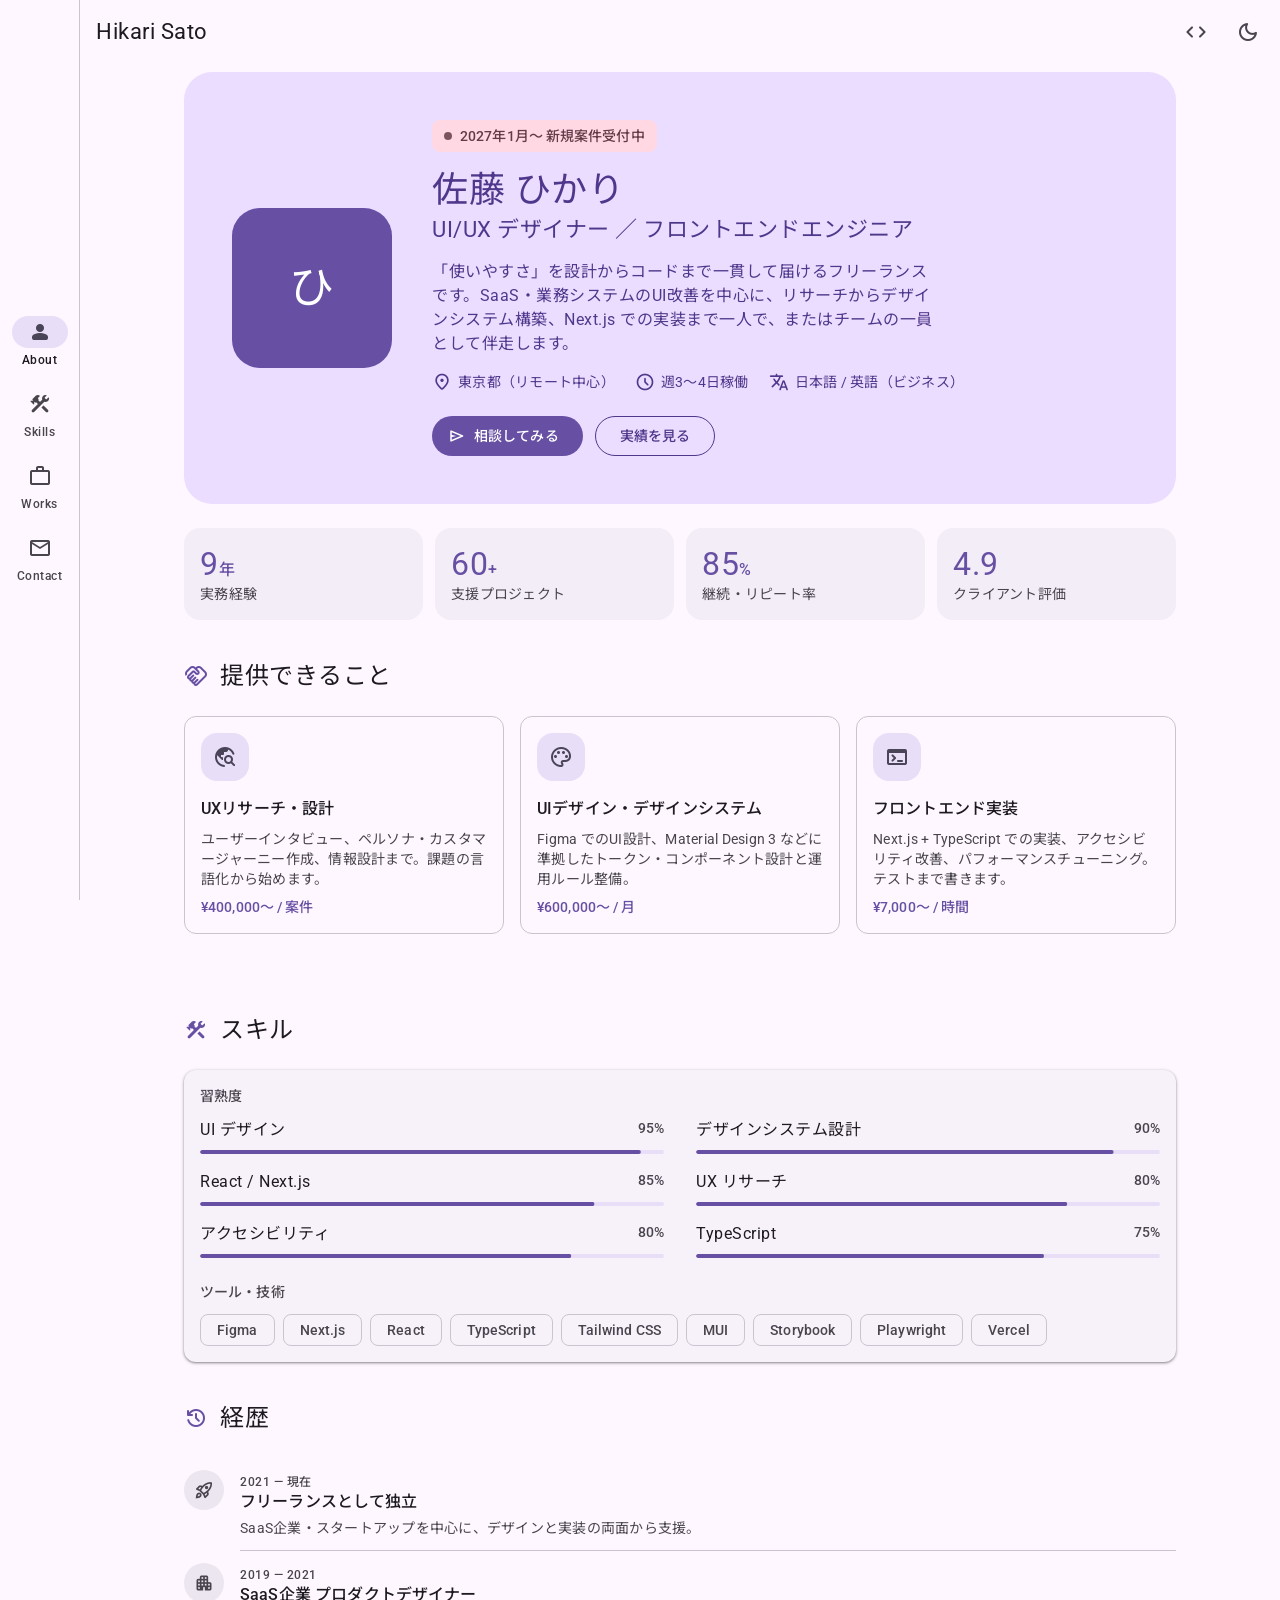
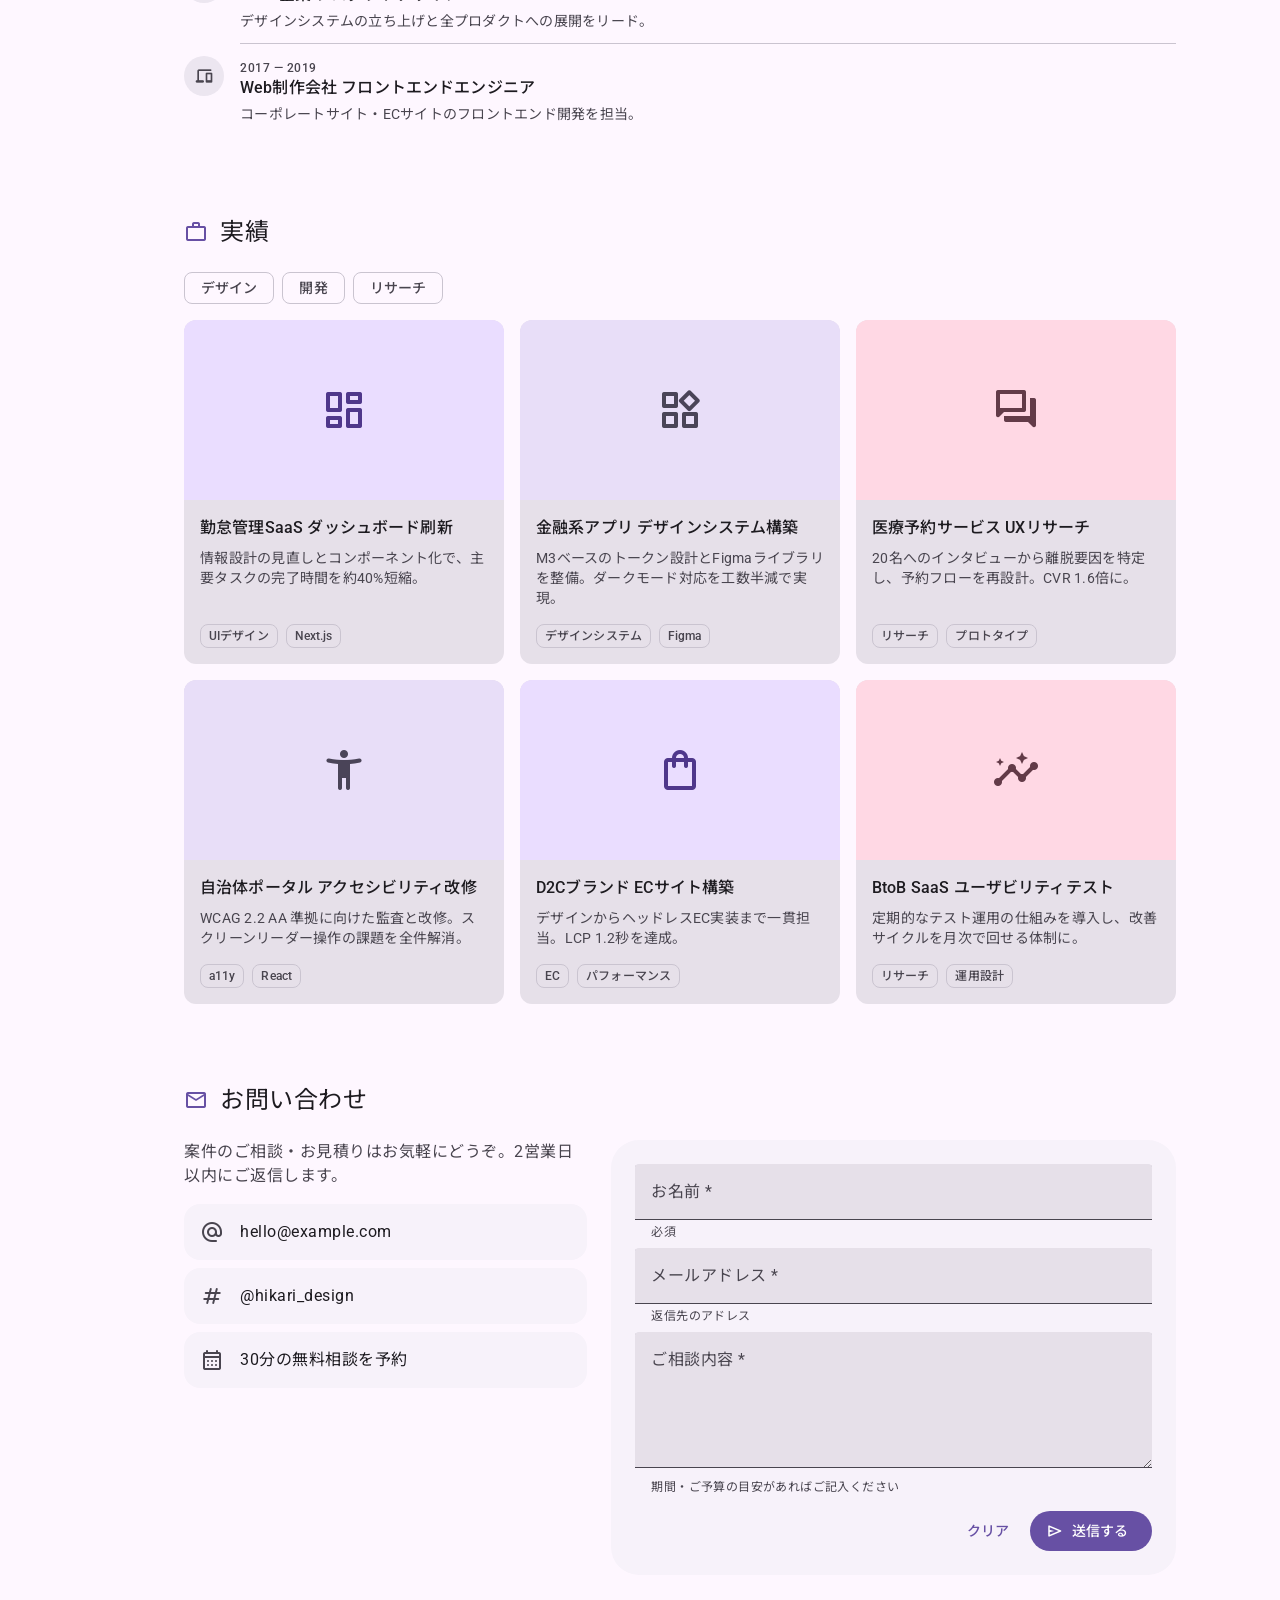
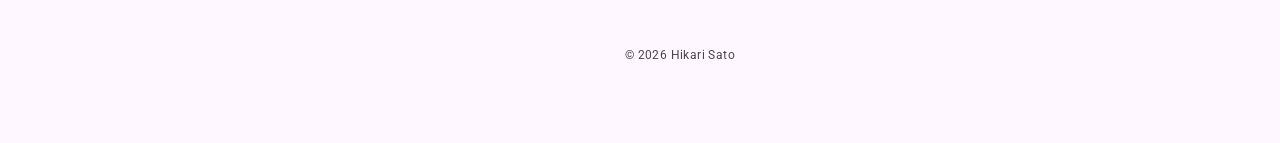
<file: profile/index.html>
<!doctype html>
<html lang="ja">
<head>
<meta charset="utf-8" />
<meta name="viewport" content="width=device-width, initial-scale=1" />
<title>佐藤 ひかり | フリーランス UI/UX デザイナー</title>
<meta name="description" content="フリーランスのUI/UXデザイナー兼フロントエンドエンジニア 佐藤 ひかり のプロフィール" />
<link rel="preconnect" href="https://fonts.googleapis.com" />
<link rel="preconnect" href="https://fonts.gstatic.com" crossorigin />
<link rel="stylesheet" href="https://fonts.googleapis.com/css2?family=Noto+Sans+JP:wght@400;500;700&family=Roboto:wght@400;500;700&display=swap" />
<link rel="stylesheet" href="https://fonts.googleapis.com/css2?family=Material+Symbols+Rounded:opsz,wght,FILL,GRAD@24,400,0..1,0" />
<style>
/*
 * Material Design 3 システムトークン（ベースライン: シード #6750A4）
 * - カラーはブランドカラーがある場合 scripts/generate-palette.mjs の出力で置き換える
 * - ダークモード: OS設定に追従。<html data-theme="light|dark"> で手動上書き可
 */

:root {
  /* ---------- Typeface ---------- */
  --md-ref-typeface-brand: "Roboto", "Noto Sans JP", system-ui, sans-serif;
  --md-ref-typeface-plain: "Roboto", "Noto Sans JP", system-ui, sans-serif;

  /* ---------- Typescale (font shorthand: weight size/line-height family) ---------- */
  --md-sys-typescale-display-large: 400 57px/64px var(--md-ref-typeface-brand);
  --md-sys-typescale-display-medium: 400 45px/52px var(--md-ref-typeface-brand);
  --md-sys-typescale-display-small: 400 36px/44px var(--md-ref-typeface-brand);
  --md-sys-typescale-headline-large: 400 32px/40px var(--md-ref-typeface-brand);
  --md-sys-typescale-headline-medium: 400 28px/36px var(--md-ref-typeface-brand);
  --md-sys-typescale-headline-small: 400 24px/32px var(--md-ref-typeface-brand);
  --md-sys-typescale-title-large: 400 22px/28px var(--md-ref-typeface-brand);
  --md-sys-typescale-title-medium: 500 16px/24px var(--md-ref-typeface-plain);
  --md-sys-typescale-title-small: 500 14px/20px var(--md-ref-typeface-plain);
  --md-sys-typescale-body-large: 400 16px/24px var(--md-ref-typeface-plain);
  --md-sys-typescale-body-medium: 400 14px/20px var(--md-ref-typeface-plain);
  --md-sys-typescale-body-small: 400 12px/16px var(--md-ref-typeface-plain);
  --md-sys-typescale-label-large: 500 14px/20px var(--md-ref-typeface-plain);
  --md-sys-typescale-label-medium: 500 12px/16px var(--md-ref-typeface-plain);
  --md-sys-typescale-label-small: 500 11px/16px var(--md-ref-typeface-plain);
  /* letter-spacing は font shorthand に含められないため別トークン */
  --md-sys-typescale-display-large-tracking: -0.25px;
  --md-sys-typescale-title-medium-tracking: 0.15px;
  --md-sys-typescale-title-small-tracking: 0.1px;
  --md-sys-typescale-body-large-tracking: 0.5px;
  --md-sys-typescale-body-medium-tracking: 0.25px;
  --md-sys-typescale-body-small-tracking: 0.4px;
  --md-sys-typescale-label-large-tracking: 0.1px;
  --md-sys-typescale-label-medium-tracking: 0.5px;
  --md-sys-typescale-label-small-tracking: 0.5px;

  /* ---------- Shape ---------- */
  --md-sys-shape-corner-none: 0;
  --md-sys-shape-corner-extra-small: 4px;
  --md-sys-shape-corner-small: 8px;
  --md-sys-shape-corner-medium: 12px;
  --md-sys-shape-corner-large: 16px;
  --md-sys-shape-corner-extra-large: 28px;
  --md-sys-shape-corner-full: 9999px;

  /* ---------- Elevation (shadow) ---------- */
  --md-sys-elevation-0: none;
  --md-sys-elevation-1: 0 1px 2px rgb(0 0 0 / 0.3), 0 1px 3px 1px rgb(0 0 0 / 0.15);
  --md-sys-elevation-2: 0 1px 2px rgb(0 0 0 / 0.3), 0 2px 6px 2px rgb(0 0 0 / 0.15);
  --md-sys-elevation-3: 0 1px 3px rgb(0 0 0 / 0.3), 0 4px 8px 3px rgb(0 0 0 / 0.15);
  --md-sys-elevation-4: 0 2px 3px rgb(0 0 0 / 0.3), 0 6px 10px 4px rgb(0 0 0 / 0.15);
  --md-sys-elevation-5: 0 4px 4px rgb(0 0 0 / 0.3), 0 8px 12px 6px rgb(0 0 0 / 0.15);

  /* ---------- State layers ---------- */
  --md-sys-state-hover-opacity: 0.08;
  --md-sys-state-focus-opacity: 0.1;
  --md-sys-state-pressed-opacity: 0.1;
  --md-sys-state-dragged-opacity: 0.16;
  --md-sys-state-disabled-container-opacity: 0.12;
  --md-sys-state-disabled-content-opacity: 0.38;

  /* ---------- Motion ---------- */
  --md-sys-motion-easing-emphasized: cubic-bezier(0.2, 0, 0, 1);
  --md-sys-motion-easing-emphasized-decelerate: cubic-bezier(0.05, 0.7, 0.1, 1);
  --md-sys-motion-easing-emphasized-accelerate: cubic-bezier(0.3, 0, 0.8, 0.15);
  --md-sys-motion-easing-standard: cubic-bezier(0.2, 0, 0, 1);
  --md-sys-motion-easing-standard-decelerate: cubic-bezier(0, 0, 0, 1);
  --md-sys-motion-easing-standard-accelerate: cubic-bezier(0.3, 0, 1, 1);
  --md-sys-motion-duration-short1: 50ms;
  --md-sys-motion-duration-short2: 100ms;
  --md-sys-motion-duration-short3: 150ms;
  --md-sys-motion-duration-short4: 200ms;
  --md-sys-motion-duration-medium1: 250ms;
  --md-sys-motion-duration-medium2: 300ms;
  --md-sys-motion-duration-medium3: 350ms;
  --md-sys-motion-duration-medium4: 400ms;
  --md-sys-motion-duration-long1: 450ms;
  --md-sys-motion-duration-long2: 500ms;
  --md-sys-motion-duration-long3: 550ms;
  --md-sys-motion-duration-long4: 600ms;
  --md-sys-motion-duration-extra-long1: 700ms;
  --md-sys-motion-duration-extra-long2: 800ms;
  --md-sys-motion-duration-extra-long3: 900ms;
  --md-sys-motion-duration-extra-long4: 1000ms;
}

/* ---------- Color: Light ---------- */
:root,
[data-theme="light"] {
  color-scheme: light;
  --md-sys-color-primary: #6750A4;
  --md-sys-color-on-primary: #FFFFFF;
  --md-sys-color-primary-container: #EADDFF;
  --md-sys-color-on-primary-container: #4F378B;
  --md-sys-color-secondary: #625B71;
  --md-sys-color-on-secondary: #FFFFFF;
  --md-sys-color-secondary-container: #E8DEF8;
  --md-sys-color-on-secondary-container: #4A4458;
  --md-sys-color-tertiary: #7D5260;
  --md-sys-color-on-tertiary: #FFFFFF;
  --md-sys-color-tertiary-container: #FFD8E4;
  --md-sys-color-on-tertiary-container: #633B48;
  --md-sys-color-error: #B3261E;
  --md-sys-color-on-error: #FFFFFF;
  --md-sys-color-error-container: #F9DEDC;
  --md-sys-color-on-error-container: #8C1D18;
  --md-sys-color-surface: #FEF7FF;
  --md-sys-color-on-surface: #1D1B20;
  --md-sys-color-surface-variant: #E7E0EC;
  --md-sys-color-on-surface-variant: #49454F;
  --md-sys-color-surface-dim: #DED8E1;
  --md-sys-color-surface-bright: #FEF7FF;
  --md-sys-color-surface-container-lowest: #FFFFFF;
  --md-sys-color-surface-container-low: #F7F2FA;
  --md-sys-color-surface-container: #F3EDF7;
  --md-sys-color-surface-container-high: #ECE6F0;
  --md-sys-color-surface-container-highest: #E6E0E9;
  --md-sys-color-outline: #79747E;
  --md-sys-color-outline-variant: #CAC4D0;
  --md-sys-color-inverse-surface: #322F35;
  --md-sys-color-inverse-on-surface: #F5EFF7;
  --md-sys-color-inverse-primary: #D0BCFF;
  --md-sys-color-scrim: #000000;
  --md-sys-color-shadow: #000000;
}

/* ---------- Color: Dark ---------- */
@media (prefers-color-scheme: dark) {
  :root:not([data-theme="light"]) {
    color-scheme: dark;
    --md-sys-color-primary: #D0BCFF;
    --md-sys-color-on-primary: #381E72;
    --md-sys-color-primary-container: #4F378B;
    --md-sys-color-on-primary-container: #EADDFF;
    --md-sys-color-secondary: #CCC2DC;
    --md-sys-color-on-secondary: #332D41;
    --md-sys-color-secondary-container: #4A4458;
    --md-sys-color-on-secondary-container: #E8DEF8;
    --md-sys-color-tertiary: #EFB8C8;
    --md-sys-color-on-tertiary: #492532;
    --md-sys-color-tertiary-container: #633B48;
    --md-sys-color-on-tertiary-container: #FFD8E4;
    --md-sys-color-error: #F2B8B5;
    --md-sys-color-on-error: #601410;
    --md-sys-color-error-container: #8C1D18;
    --md-sys-color-on-error-container: #F9DEDC;
    --md-sys-color-surface: #141218;
    --md-sys-color-on-surface: #E6E0E9;
    --md-sys-color-surface-variant: #49454F;
    --md-sys-color-on-surface-variant: #CAC4D0;
    --md-sys-color-surface-dim: #141218;
    --md-sys-color-surface-bright: #3B383E;
    --md-sys-color-surface-container-lowest: #0F0D13;
    --md-sys-color-surface-container-low: #1D1B20;
    --md-sys-color-surface-container: #211F26;
    --md-sys-color-surface-container-high: #2B2930;
    --md-sys-color-surface-container-highest: #36343B;
    --md-sys-color-outline: #938F99;
    --md-sys-color-outline-variant: #49454F;
    --md-sys-color-inverse-surface: #E6E0E9;
    --md-sys-color-inverse-on-surface: #322F35;
    --md-sys-color-inverse-primary: #6750A4;
    --md-sys-color-scrim: #000000;
    --md-sys-color-shadow: #000000;
  }
}

[data-theme="dark"] {
  color-scheme: dark;
  --md-sys-color-primary: #D0BCFF;
  --md-sys-color-on-primary: #381E72;
  --md-sys-color-primary-container: #4F378B;
  --md-sys-color-on-primary-container: #EADDFF;
  --md-sys-color-secondary: #CCC2DC;
  --md-sys-color-on-secondary: #332D41;
  --md-sys-color-secondary-container: #4A4458;
  --md-sys-color-on-secondary-container: #E8DEF8;
  --md-sys-color-tertiary: #EFB8C8;
  --md-sys-color-on-tertiary: #492532;
  --md-sys-color-tertiary-container: #633B48;
  --md-sys-color-on-tertiary-container: #FFD8E4;
  --md-sys-color-error: #F2B8B5;
  --md-sys-color-on-error: #601410;
  --md-sys-color-error-container: #8C1D18;
  --md-sys-color-on-error-container: #F9DEDC;
  --md-sys-color-surface: #141218;
  --md-sys-color-on-surface: #E6E0E9;
  --md-sys-color-surface-variant: #49454F;
  --md-sys-color-on-surface-variant: #CAC4D0;
  --md-sys-color-surface-dim: #141218;
  --md-sys-color-surface-bright: #3B383E;
  --md-sys-color-surface-container-lowest: #0F0D13;
  --md-sys-color-surface-container-low: #1D1B20;
  --md-sys-color-surface-container: #211F26;
  --md-sys-color-surface-container-high: #2B2930;
  --md-sys-color-surface-container-highest: #36343B;
  --md-sys-color-outline: #938F99;
  --md-sys-color-outline-variant: #49454F;
  --md-sys-color-inverse-surface: #E6E0E9;
  --md-sys-color-inverse-on-surface: #322F35;
  --md-sys-color-inverse-primary: #6750A4;
  --md-sys-color-scrim: #000000;
  --md-sys-color-shadow: #000000;
}

body {
  background: var(--md-sys-color-surface);
  color: var(--md-sys-color-on-surface);
  font: var(--md-sys-typescale-body-large);
  letter-spacing: var(--md-sys-typescale-body-large-tracking);
}

@media (prefers-reduced-motion: reduce) {
  *, *::before, *::after {
    animation-duration: 0.01ms !important;
    transition-duration: 0.01ms !important;
  }
}


/* =========================================================
   Base
   ========================================================= */
*, *::before, *::after { box-sizing: border-box; }
html { scroll-behavior: smooth; scroll-padding-top: 80px; }
body { margin: 0; min-height: 100vh; }
h1, h2, h3, p, ul { margin: 0; }
ul { padding: 0; list-style: none; }
a { color: var(--md-sys-color-primary); }
img { max-width: 100%; display: block; }

.material-symbols-rounded {
  font-size: 24px; line-height: 1;
  font-variation-settings: "FILL" 0, "wght" 400, "GRAD" 0, "opsz" 24;
  user-select: none;
}
.visuallyHidden {
  position: absolute; width: 1px; height: 1px; overflow: hidden;
  clip: rect(0 0 0 0); white-space: nowrap;
}

/* Typescale utilities */
.displaySmall   { font: var(--md-sys-typescale-display-small); }
.headlineLarge  { font: var(--md-sys-typescale-headline-large); }
.headlineSmall  { font: var(--md-sys-typescale-headline-small); }
.titleLarge     { font: var(--md-sys-typescale-title-large); }
.titleMedium    { font: var(--md-sys-typescale-title-medium); letter-spacing: var(--md-sys-typescale-title-medium-tracking); }
.titleSmall     { font: var(--md-sys-typescale-title-small); letter-spacing: var(--md-sys-typescale-title-small-tracking); }
.bodyLarge      { font: var(--md-sys-typescale-body-large); letter-spacing: var(--md-sys-typescale-body-large-tracking); }
.bodyMedium     { font: var(--md-sys-typescale-body-medium); letter-spacing: var(--md-sys-typescale-body-medium-tracking); }
.bodySmall      { font: var(--md-sys-typescale-body-small); letter-spacing: var(--md-sys-typescale-body-small-tracking); }
.labelLarge     { font: var(--md-sys-typescale-label-large); letter-spacing: var(--md-sys-typescale-label-large-tracking); }
.labelMedium    { font: var(--md-sys-typescale-label-medium); letter-spacing: var(--md-sys-typescale-label-medium-tracking); }
.onSurfaceVariant { color: var(--md-sys-color-on-surface-variant); }

/* =========================================================
   State layer
   ========================================================= */
.mdState { position: relative; overflow: hidden; isolation: isolate; -webkit-tap-highlight-color: transparent; }
.mdState::before {
  content: ""; position: absolute; inset: 0; z-index: -1;
  background: currentColor; opacity: 0; pointer-events: none;
  transition: opacity var(--md-sys-motion-duration-short2) var(--md-sys-motion-easing-standard);
}
.mdState:hover::before { opacity: var(--md-sys-state-hover-opacity); }
.mdState:focus-visible::before { opacity: var(--md-sys-state-focus-opacity); }
.mdState:active::before { opacity: var(--md-sys-state-pressed-opacity); }
:focus-visible { outline: 3px solid var(--md-sys-color-secondary); outline-offset: 2px; }

/* =========================================================
   Buttons
   ========================================================= */
.mdButton {
  display: inline-flex; align-items: center; justify-content: center; gap: 8px;
  height: 40px; min-width: 48px; padding-inline: 24px; border: none;
  border-radius: var(--md-sys-shape-corner-full);
  font: var(--md-sys-typescale-label-large); letter-spacing: var(--md-sys-typescale-label-large-tracking);
  text-decoration: none; cursor: pointer;
  transition: box-shadow var(--md-sys-motion-duration-short3) var(--md-sys-motion-easing-standard);
}
/* 見た目40pxでも当たり判定は48px */
.mdButton::after { content: ""; position: absolute; inset: -4px 0; }
.mdButton { overflow: visible; }
.mdButton::before { border-radius: inherit; }
.mdButton .material-symbols-rounded { font-size: 18px; }
.mdButton--withIcon { padding-inline-start: 16px; }
.mdButton--filled   { background: var(--md-sys-color-primary); color: var(--md-sys-color-on-primary); }
.mdButton--filled:hover { box-shadow: var(--md-sys-elevation-1); }
.mdButton--tonal    { background: var(--md-sys-color-secondary-container); color: var(--md-sys-color-on-secondary-container); }
.mdButton--outlined { background: transparent; color: var(--md-sys-color-primary); border: 1px solid var(--md-sys-color-outline); }
.mdButton--text     { background: transparent; color: var(--md-sys-color-primary); padding-inline: 12px; }
.mdButton:disabled {
  background: color-mix(in srgb, var(--md-sys-color-on-surface) 12%, transparent);
  color: color-mix(in srgb, var(--md-sys-color-on-surface) 38%, transparent);
  border-color: color-mix(in srgb, var(--md-sys-color-on-surface) 12%, transparent);
  box-shadow: none; cursor: default;
}
.mdButton:disabled::before { display: none; }

.mdIconButton {
  display: inline-grid; place-items: center;
  width: 48px; height: 48px; padding: 4px; border: none; background: transparent;
  color: var(--md-sys-color-on-surface-variant); cursor: pointer; text-decoration: none;
  border-radius: var(--md-sys-shape-corner-full);
}
.mdIconButton::before { inset: 4px; border-radius: var(--md-sys-shape-corner-full); }

/* =========================================================
   Top app bar
   ========================================================= */
.topAppBar {
  position: sticky; top: 0; z-index: 10;
  display: flex; align-items: center; gap: 4px;
  height: 64px; padding-inline: 4px 8px;
  background: var(--md-sys-color-surface);
  color: var(--md-sys-color-on-surface);
  transition: background var(--md-sys-motion-duration-medium1) var(--md-sys-motion-easing-standard);
}
.topAppBar.isScrolled { background: var(--md-sys-color-surface-container); }
.topAppBar__title { flex: 1; padding-inline-start: 12px; white-space: nowrap; overflow: hidden; text-overflow: ellipsis; }

/* =========================================================
   Layout + navigation (window size classes)
   ========================================================= */
.appShell { display: block; }
.appMain { padding-bottom: 96px; }
.contentColumn { max-width: 1040px; margin: 0 auto; padding-inline: 16px; }

/* Navigation Bar (Compact) */
.navBar {
  position: fixed; inset: auto 0 0 0; z-index: 20;
  display: flex; height: 80px;
  background: var(--md-sys-color-surface-container);
}
.navItem {
  flex: 1; display: flex; flex-direction: column; align-items: center; justify-content: center; gap: 4px;
  padding-block: 12px 16px; min-width: 48px;
  color: var(--md-sys-color-on-surface-variant); text-decoration: none;
  font: var(--md-sys-typescale-label-medium); letter-spacing: var(--md-sys-typescale-label-medium-tracking);
  overflow: visible;
}
.navItem::before { display: none; }
.navItem__indicator {
  position: relative; isolation: isolate; overflow: hidden;
  display: grid; place-items: center;
  width: 64px; height: 32px; border-radius: var(--md-sys-shape-corner-full);
  transition: background var(--md-sys-motion-duration-short4) var(--md-sys-motion-easing-standard);
}
.navItem__indicator::before {
  content: ""; position: absolute; inset: 0; z-index: -1; background: var(--md-sys-color-on-surface);
  opacity: 0; transition: opacity var(--md-sys-motion-duration-short2) var(--md-sys-motion-easing-standard);
}
.navItem:hover .navItem__indicator::before { opacity: var(--md-sys-state-hover-opacity); }
.navItem:active .navItem__indicator::before { opacity: var(--md-sys-state-pressed-opacity); }
.navItem:focus-visible { outline: none; }
.navItem:focus-visible .navItem__indicator { outline: 3px solid var(--md-sys-color-secondary); outline-offset: 2px; }
.navItem[aria-current="true"] { color: var(--md-sys-color-on-surface); }
.navItem[aria-current="true"] .navItem__indicator {
  background: var(--md-sys-color-secondary-container); color: var(--md-sys-color-on-secondary-container);
}
.navItem[aria-current="true"] .material-symbols-rounded { font-variation-settings: "FILL" 1, "wght" 400, "GRAD" 0, "opsz" 24; }

/* Medium+ : Navigation Rail */
@media (min-width: 600px) {
  .appShell { display: grid; grid-template-columns: 80px 1fr; }
  .navBar {
    position: sticky; top: 0; inset: auto; height: 100vh;
    flex-direction: column; justify-content: center; gap: 12px;
    width: 80px; background: var(--md-sys-color-surface);
    border-inline-end: 1px solid var(--md-sys-color-outline-variant);
  }
  .navItem { flex: 0 0 auto; padding-block: 4px; }
  .navItem__indicator { width: 56px; }
  .appMain { padding-bottom: 48px; }
  .contentColumn { padding-inline: 24px; }
}

/* =========================================================
   Sections
   ========================================================= */
.section { padding-block: 40px; }
.sectionHeader { display: flex; align-items: center; gap: 12px; margin-bottom: 24px; }
.sectionHeader .material-symbols-rounded { color: var(--md-sys-color-primary); }

/* Hero */
.hero {
  display: grid; gap: 24px; align-items: center;
  margin-top: 8px; padding: 24px;
  border-radius: var(--md-sys-shape-corner-extra-large);
  background: var(--md-sys-color-primary-container);
  color: var(--md-sys-color-on-primary-container);
}
.hero__avatar {
  width: 112px; height: 112px; display: grid; place-items: center;
  border-radius: var(--md-sys-shape-corner-extra-large);
  background: var(--md-sys-color-primary); color: var(--md-sys-color-on-primary);
  font: var(--md-sys-typescale-display-small);
}
.hero__role { margin-top: 4px; }
.hero__lead { margin-top: 16px; max-width: 56ch; }
.hero__meta { display: flex; flex-wrap: wrap; gap: 8px 20px; margin-top: 16px; }
.hero__metaItem { display: inline-flex; align-items: center; gap: 6px; }
.hero__metaItem .material-symbols-rounded { font-size: 20px; }
.hero__actions { display: flex; flex-wrap: wrap; gap: 12px; margin-top: 24px; }
.hero .mdButton--outlined { color: var(--md-sys-color-on-primary-container); border-color: var(--md-sys-color-on-primary-container); }
.statusBadge {
  display: inline-flex; align-items: center; gap: 8px; height: 32px; padding-inline: 12px;
  border-radius: var(--md-sys-shape-corner-small);
  background: var(--md-sys-color-tertiary-container); color: var(--md-sys-color-on-tertiary-container);
  margin-bottom: 16px;
}
.statusBadge__dot { width: 8px; height: 8px; border-radius: var(--md-sys-shape-corner-full); background: var(--md-sys-color-tertiary); }
@media (min-width: 840px) {
  .hero { grid-template-columns: auto 1fr; gap: 40px; padding: 48px; }
  .hero__avatar { width: 160px; height: 160px; font: var(--md-sys-typescale-display-medium); }
}

/* Stats */
.statGrid { display: grid; grid-template-columns: repeat(2, 1fr); gap: 12px; margin-top: 24px; }
@media (min-width: 840px) { .statGrid { grid-template-columns: repeat(4, 1fr); } }
.statCard {
  padding: 16px; border-radius: var(--md-sys-shape-corner-large);
  background: var(--md-sys-color-surface-container);
}
.statCard__value { color: var(--md-sys-color-primary); }

/* Cards */
.cardGrid { display: grid; gap: 16px; }
@media (min-width: 600px) { .cardGrid { grid-template-columns: repeat(2, 1fr); } }
@media (min-width: 1200px) { .cardGrid--three { grid-template-columns: repeat(3, 1fr); } }
.mdCard { border-radius: var(--md-sys-shape-corner-medium); padding: 16px; }
.mdCard--elevated { background: var(--md-sys-color-surface-container-low); box-shadow: var(--md-sys-elevation-1); }
.mdCard--filled   { background: var(--md-sys-color-surface-container-highest); }
.mdCard--outlined { background: var(--md-sys-color-surface); border: 1px solid var(--md-sys-color-outline-variant); }
.serviceCard__icon {
  width: 48px; height: 48px; display: grid; place-items: center; margin-bottom: 16px;
  border-radius: var(--md-sys-shape-corner-large);
  background: var(--md-sys-color-secondary-container); color: var(--md-sys-color-on-secondary-container);
}
.serviceCard p { margin-top: 8px; }
.serviceCard__price { margin-top: 16px; color: var(--md-sys-color-primary); }

/* Works */
.workCard { padding: 0; overflow: hidden; display: flex; flex-direction: column; }
.workCard__media {
  aspect-ratio: 16 / 9; display: grid; place-items: center;
  background: var(--md-sys-color-tertiary-container); color: var(--md-sys-color-on-tertiary-container);
}
.workCard__media--alt { background: var(--md-sys-color-secondary-container); color: var(--md-sys-color-on-secondary-container); }
.workCard__media--primary { background: var(--md-sys-color-primary-container); color: var(--md-sys-color-on-primary-container); }
.workCard__media .material-symbols-rounded { font-size: 48px; }
.workCard__body { padding: 16px; flex: 1; display: flex; flex-direction: column; gap: 8px; }
.workCard__chips { display: flex; flex-wrap: wrap; gap: 8px; margin-top: auto; padding-top: 8px; }

/* Chips */
.chipSet { display: flex; flex-wrap: wrap; gap: 8px; }
.mdChip {
  display: inline-flex; align-items: center; gap: 8px; height: 32px; padding-inline: 16px;
  border-radius: var(--md-sys-shape-corner-small);
  border: 1px solid var(--md-sys-color-outline-variant);
  color: var(--md-sys-color-on-surface-variant); background: transparent;
  font: var(--md-sys-typescale-label-large); letter-spacing: var(--md-sys-typescale-label-large-tracking);
}
.mdChip--small { height: 24px; padding-inline: 8px; font: var(--md-sys-typescale-label-medium); }
button.mdChip { cursor: pointer; padding-inline: 8px 16px; overflow: visible; }
button.mdChip::before { border-radius: inherit; }
button.mdChip::after { content: ""; position: absolute; inset: -8px 0; }
button.mdChip .material-symbols-rounded { font-size: 18px; width: 0; opacity: 0; transition: width var(--md-sys-motion-duration-short4) var(--md-sys-motion-easing-emphasized), opacity var(--md-sys-motion-duration-short4) var(--md-sys-motion-easing-standard); }
button.mdChip[aria-pressed="true"] {
  border-color: transparent; background: var(--md-sys-color-secondary-container); color: var(--md-sys-color-on-secondary-container);
}
button.mdChip[aria-pressed="true"] .material-symbols-rounded { width: 18px; opacity: 1; }

/* Skills */
.skillGroup + .skillGroup { margin-top: 24px; }
.skillGroup__title { margin-bottom: 12px; }
.skillList { display: grid; gap: 16px; }
@media (min-width: 840px) { .skillList { grid-template-columns: repeat(2, 1fr); column-gap: 32px; } }
.skillItem__row { display: flex; justify-content: space-between; margin-bottom: 8px; }
.linearProgress {
  height: 4px; border-radius: var(--md-sys-shape-corner-full);
  background: var(--md-sys-color-secondary-container); overflow: hidden;
}
.linearProgress__bar {
  height: 100%; border-radius: inherit; background: var(--md-sys-color-primary);
  transform-origin: left; transform: scaleX(0);
  transition: transform var(--md-sys-motion-duration-long2) var(--md-sys-motion-easing-emphasized-decelerate);
}

/* Timeline (list) */
.timeline { display: grid; gap: 0; }
.timelineItem { display: grid; grid-template-columns: 40px 1fr; gap: 16px; padding-block: 12px; }
.timelineItem__icon {
  width: 40px; height: 40px; display: grid; place-items: center;
  border-radius: var(--md-sys-shape-corner-full);
  background: var(--md-sys-color-surface-container-high); color: var(--md-sys-color-on-surface-variant);
}
.timelineItem__icon .material-symbols-rounded { font-size: 20px; }
.timelineItem p { margin-top: 4px; }
.mdDivider { height: 1px; border: none; margin: 0 0 0 56px; background: var(--md-sys-color-outline-variant); }

/* Filter result */
.workCard[hidden] { display: none; }
.emptyState { padding: 24px; text-align: center; }

/* Contact form */
.contactLayout { display: grid; gap: 24px; }
@media (min-width: 840px) { .contactLayout { grid-template-columns: 1fr 1.4fr; align-items: start; } }
.contactInfo { display: grid; gap: 8px; }
.contactInfo__row {
  display: flex; align-items: center; gap: 16px; min-height: 56px; padding-inline: 16px;
  border-radius: var(--md-sys-shape-corner-large); color: var(--md-sys-color-on-surface); text-decoration: none;
  background: var(--md-sys-color-surface-container-low);
}
.contactInfo__row::before { border-radius: inherit; }
.contactInfo__row .material-symbols-rounded { color: var(--md-sys-color-on-surface-variant); }
.form { display: grid; gap: 8px; padding: 24px; border-radius: var(--md-sys-shape-corner-extra-large); background: var(--md-sys-color-surface-container-low); }
.textField { position: relative; display: block; }
.textField__input {
  width: 100%; min-height: 56px; padding: 24px 16px 8px; border: none;
  border-radius: var(--md-sys-shape-corner-extra-small) var(--md-sys-shape-corner-extra-small) 0 0;
  background: var(--md-sys-color-surface-container-highest); color: var(--md-sys-color-on-surface);
  font: var(--md-sys-typescale-body-large); letter-spacing: var(--md-sys-typescale-body-large-tracking);
  box-shadow: inset 0 -1px 0 var(--md-sys-color-on-surface-variant);
  outline: none; resize: vertical;
  transition: box-shadow var(--md-sys-motion-duration-short2) var(--md-sys-motion-easing-standard);
}
.textField__input:hover { box-shadow: inset 0 -1px 0 var(--md-sys-color-on-surface); }
.textField__input:focus { box-shadow: inset 0 -2px 0 var(--md-sys-color-primary); }
textarea.textField__input { min-height: 136px; }
.textField__label {
  position: absolute; left: 16px; top: 16px; pointer-events: none;
  color: var(--md-sys-color-on-surface-variant);
  font: var(--md-sys-typescale-body-large);
  transition: transform var(--md-sys-motion-duration-short4) var(--md-sys-motion-easing-standard), color var(--md-sys-motion-duration-short4) var(--md-sys-motion-easing-standard);
  transform-origin: left top;
}
.textField__input:focus + .textField__label,
.textField__input:not(:placeholder-shown) + .textField__label {
  transform: translateY(-8px) scale(0.75); /* body-large 16px → body-small 12px */
}
.textField__input:focus + .textField__label { color: var(--md-sys-color-primary); }
.textField__support { display: flex; align-items: center; gap: 4px; min-height: 20px; padding: 4px 16px 0; color: var(--md-sys-color-on-surface-variant); }
.textField__errorIcon { display: none; position: absolute; right: 12px; top: 16px; color: var(--md-sys-color-error); }
.textField.isInvalid .textField__input { box-shadow: inset 0 -2px 0 var(--md-sys-color-error); padding-right: 48px; }
.textField.isInvalid .textField__label,
.textField.isInvalid .textField__support { color: var(--md-sys-color-error); }
.textField.isInvalid .textField__errorIcon { display: block; }
.form__actions { display: flex; justify-content: flex-end; gap: 8px; margin-top: 8px; }

/* Snackbar */
.snackbar {
  position: fixed; left: 16px; right: 16px; bottom: 96px; z-index: 30;
  display: flex; align-items: center; gap: 8px; min-height: 48px; padding: 4px 8px 4px 16px;
  max-width: 560px; margin-inline: auto;
  border-radius: var(--md-sys-shape-corner-extra-small);
  background: var(--md-sys-color-inverse-surface); color: var(--md-sys-color-inverse-on-surface);
  box-shadow: var(--md-sys-elevation-3);
  transform: translateY(16px); opacity: 0; pointer-events: none;
  transition: transform var(--md-sys-motion-duration-medium2) var(--md-sys-motion-easing-emphasized-decelerate), opacity var(--md-sys-motion-duration-short4) var(--md-sys-motion-easing-standard);
}
.snackbar.isOpen { transform: none; opacity: 1; pointer-events: auto; }
.snackbar__text { flex: 1; }
.snackbar .mdButton--text { color: var(--md-sys-color-inverse-primary); }
@media (min-width: 600px) { .snackbar { bottom: 24px; left: 104px; } }

/* Footer */
.footer { padding-block: 32px; text-align: center; }

/* Entrance motion */
.reveal { opacity: 0; transform: translateY(16px); transition: opacity var(--md-sys-motion-duration-long2) var(--md-sys-motion-easing-emphasized-decelerate), transform var(--md-sys-motion-duration-long2) var(--md-sys-motion-easing-emphasized-decelerate); }
.reveal.isVisible { opacity: 1; transform: none; }
@media (prefers-reduced-motion: reduce) {
  html { scroll-behavior: auto; }
  .reveal { opacity: 1; transform: none; }
}
</style>
</head>
<body>
<div class="appShell">
  <!-- Navigation: Compact = Navigation Bar（下部） / Medium+ = Navigation Rail（左） -->
  <nav class="navBar" aria-label="セクションナビゲーション">
    <a class="navItem" href="#about" aria-current="true"><span class="navItem__indicator"><span class="material-symbols-rounded" aria-hidden="true">person</span></span>About</a>
    <a class="navItem" href="#skills"><span class="navItem__indicator"><span class="material-symbols-rounded" aria-hidden="true">construction</span></span>Skills</a>
    <a class="navItem" href="#works"><span class="navItem__indicator"><span class="material-symbols-rounded" aria-hidden="true">work</span></span>Works</a>
    <a class="navItem" href="#contact"><span class="navItem__indicator"><span class="material-symbols-rounded" aria-hidden="true">mail</span></span>Contact</a>
  </nav>

  <div>
    <header class="topAppBar" id="topAppBar">
      <span class="topAppBar__title titleLarge">Hikari Sato</span>
      <a class="mdIconButton mdState" href="https://github.com/" aria-label="GitHub（外部サイト）" target="_blank" rel="noopener"><span class="material-symbols-rounded" aria-hidden="true">code</span></a>
      <button class="mdIconButton mdState" id="themeToggle" type="button" aria-label="ダークモードに切り替え"><span class="material-symbols-rounded" aria-hidden="true">dark_mode</span></button>
    </header>

    <main class="appMain">
      <div class="contentColumn">

        <!-- ===== About ===== -->
        <section id="about" aria-labelledby="aboutTitle">
          <div class="hero">
            <div class="hero__avatar" aria-hidden="true">ひ</div>
            <div>
              <span class="statusBadge labelLarge"><span class="statusBadge__dot" aria-hidden="true"></span>2027年1月〜 新規案件受付中</span>
              <h1 class="displaySmall" id="aboutTitle">佐藤 ひかり</h1>
              <p class="hero__role titleLarge">UI/UX デザイナー ／ フロントエンドエンジニア</p>
              <p class="hero__lead bodyLarge">「使いやすさ」を設計からコードまで一貫して届けるフリーランスです。SaaS・業務システムのUI改善を中心に、リサーチからデザインシステム構築、Next.js での実装まで一人で、またはチームの一員として伴走します。</p>
              <ul class="hero__meta bodyMedium">
                <li class="hero__metaItem"><span class="material-symbols-rounded" aria-hidden="true">location_on</span>東京都（リモート中心）</li>
                <li class="hero__metaItem"><span class="material-symbols-rounded" aria-hidden="true">schedule</span>週3〜4日稼働</li>
                <li class="hero__metaItem"><span class="material-symbols-rounded" aria-hidden="true">translate</span>日本語 / 英語（ビジネス）</li>
              </ul>
              <div class="hero__actions">
                <a class="mdButton mdButton--filled mdButton--withIcon mdState" href="#contact"><span class="material-symbols-rounded" aria-hidden="true">send</span>相談してみる</a>
                <a class="mdButton mdButton--outlined mdState" href="#works">実績を見る</a>
              </div>
            </div>
          </div>

          <div class="statGrid">
            <div class="statCard reveal"><p class="headlineLarge statCard__value">9<span class="titleMedium">年</span></p><p class="bodyMedium onSurfaceVariant">実務経験</p></div>
            <div class="statCard reveal"><p class="headlineLarge statCard__value">60<span class="titleMedium">+</span></p><p class="bodyMedium onSurfaceVariant">支援プロジェクト</p></div>
            <div class="statCard reveal"><p class="headlineLarge statCard__value">85<span class="titleMedium">%</span></p><p class="bodyMedium onSurfaceVariant">継続・リピート率</p></div>
            <div class="statCard reveal"><p class="headlineLarge statCard__value">4.9</p><p class="bodyMedium onSurfaceVariant">クライアント評価</p></div>
          </div>

          <div class="section">
            <div class="sectionHeader"><span class="material-symbols-rounded" aria-hidden="true">handshake</span><h2 class="headlineSmall">提供できること</h2></div>
            <div class="cardGrid cardGrid--three">
              <article class="mdCard mdCard--outlined serviceCard reveal">
                <div class="serviceCard__icon"><span class="material-symbols-rounded" aria-hidden="true">travel_explore</span></div>
                <h3 class="titleMedium">UXリサーチ・設計</h3>
                <p class="bodyMedium onSurfaceVariant">ユーザーインタビュー、ペルソナ・カスタマージャーニー作成、情報設計まで。課題の言語化から始めます。</p>
                <p class="serviceCard__price labelLarge">¥400,000〜 / 案件</p>
              </article>
              <article class="mdCard mdCard--outlined serviceCard reveal">
                <div class="serviceCard__icon"><span class="material-symbols-rounded" aria-hidden="true">palette</span></div>
                <h3 class="titleMedium">UIデザイン・デザインシステム</h3>
                <p class="bodyMedium onSurfaceVariant">Figma でのUI設計、Material Design 3 などに準拠したトークン・コンポーネント設計と運用ルール整備。</p>
                <p class="serviceCard__price labelLarge">¥600,000〜 / 月</p>
              </article>
              <article class="mdCard mdCard--outlined serviceCard reveal">
                <div class="serviceCard__icon"><span class="material-symbols-rounded" aria-hidden="true">terminal</span></div>
                <h3 class="titleMedium">フロントエンド実装</h3>
                <p class="bodyMedium onSurfaceVariant">Next.js + TypeScript での実装、アクセシビリティ改善、パフォーマンスチューニング。テストまで書きます。</p>
                <p class="serviceCard__price labelLarge">¥7,000〜 / 時間</p>
              </article>
            </div>
          </div>
        </section>

        <!-- ===== Skills ===== -->
        <section id="skills" class="section" aria-labelledby="skillsTitle">
          <div class="sectionHeader"><span class="material-symbols-rounded" aria-hidden="true">construction</span><h2 class="headlineSmall" id="skillsTitle">スキル</h2></div>

          <div class="mdCard mdCard--elevated reveal">
            <div class="skillGroup">
              <h3 class="titleSmall skillGroup__title onSurfaceVariant">習熟度</h3>
              <ul class="skillList" id="skillList"></ul>
            </div>
            <div class="skillGroup">
              <h3 class="titleSmall skillGroup__title onSurfaceVariant">ツール・技術</h3>
              <ul class="chipSet">
                <li class="mdChip">Figma</li><li class="mdChip">Next.js</li><li class="mdChip">React</li>
                <li class="mdChip">TypeScript</li><li class="mdChip">Tailwind CSS</li><li class="mdChip">MUI</li>
                <li class="mdChip">Storybook</li><li class="mdChip">Playwright</li><li class="mdChip">Vercel</li>
              </ul>
            </div>
          </div>

          <div class="sectionHeader" style="margin-top:40px"><span class="material-symbols-rounded" aria-hidden="true">history</span><h2 class="headlineSmall">経歴</h2></div>
          <ol class="timeline reveal" style="list-style:none;padding:0;margin:0">
            <li class="timelineItem">
              <span class="timelineItem__icon"><span class="material-symbols-rounded" aria-hidden="true">rocket_launch</span></span>
              <div><p class="labelMedium onSurfaceVariant">2021 — 現在</p><h3 class="titleMedium">フリーランスとして独立</h3><p class="bodyMedium onSurfaceVariant">SaaS企業・スタートアップを中心に、デザインと実装の両面から支援。</p></div>
            </li>
            <li><hr class="mdDivider" /></li>
            <li class="timelineItem">
              <span class="timelineItem__icon"><span class="material-symbols-rounded" aria-hidden="true">apartment</span></span>
              <div><p class="labelMedium onSurfaceVariant">2019 — 2021</p><h3 class="titleMedium">SaaS企業 プロダクトデザイナー</h3><p class="bodyMedium onSurfaceVariant">デザインシステムの立ち上げと全プロダクトへの展開をリード。</p></div>
            </li>
            <li><hr class="mdDivider" /></li>
            <li class="timelineItem">
              <span class="timelineItem__icon"><span class="material-symbols-rounded" aria-hidden="true">devices</span></span>
              <div><p class="labelMedium onSurfaceVariant">2017 — 2019</p><h3 class="titleMedium">Web制作会社 フロントエンドエンジニア</h3><p class="bodyMedium onSurfaceVariant">コーポレートサイト・ECサイトのフロントエンド開発を担当。</p></div>
            </li>
          </ol>
        </section>

        <!-- ===== Works ===== -->
        <section id="works" class="section" aria-labelledby="worksTitle">
          <div class="sectionHeader"><span class="material-symbols-rounded" aria-hidden="true">work</span><h2 class="headlineSmall" id="worksTitle">実績</h2></div>

          <div class="chipSet" role="group" aria-label="実績の絞り込み" style="margin-bottom:16px">
            <button class="mdChip mdState" type="button" data-filter="design" aria-pressed="false"><span class="material-symbols-rounded" aria-hidden="true">check</span>デザイン</button>
            <button class="mdChip mdState" type="button" data-filter="dev" aria-pressed="false"><span class="material-symbols-rounded" aria-hidden="true">check</span>開発</button>
            <button class="mdChip mdState" type="button" data-filter="research" aria-pressed="false"><span class="material-symbols-rounded" aria-hidden="true">check</span>リサーチ</button>
          </div>

          <div class="cardGrid cardGrid--three" id="workGrid">
            <article class="mdCard mdCard--filled workCard reveal" data-tags="design dev">
              <div class="workCard__media workCard__media--primary"><span class="material-symbols-rounded" aria-hidden="true">dashboard</span></div>
              <div class="workCard__body">
                <h3 class="titleMedium">勤怠管理SaaS ダッシュボード刷新</h3>
                <p class="bodyMedium onSurfaceVariant">情報設計の見直しとコンポーネント化で、主要タスクの完了時間を約40%短縮。</p>
                <div class="workCard__chips"><span class="mdChip mdChip--small">UIデザイン</span><span class="mdChip mdChip--small">Next.js</span></div>
              </div>
            </article>
            <article class="mdCard mdCard--filled workCard reveal" data-tags="design">
              <div class="workCard__media workCard__media--alt"><span class="material-symbols-rounded" aria-hidden="true">widgets</span></div>
              <div class="workCard__body">
                <h3 class="titleMedium">金融系アプリ デザインシステム構築</h3>
                <p class="bodyMedium onSurfaceVariant">M3ベースのトークン設計とFigmaライブラリを整備。ダークモード対応を工数半減で実現。</p>
                <div class="workCard__chips"><span class="mdChip mdChip--small">デザインシステム</span><span class="mdChip mdChip--small">Figma</span></div>
              </div>
            </article>
            <article class="mdCard mdCard--filled workCard reveal" data-tags="research design">
              <div class="workCard__media"><span class="material-symbols-rounded" aria-hidden="true">forum</span></div>
              <div class="workCard__body">
                <h3 class="titleMedium">医療予約サービス UXリサーチ</h3>
                <p class="bodyMedium onSurfaceVariant">20名へのインタビューから離脱要因を特定し、予約フローを再設計。CVR 1.6倍に。</p>
                <div class="workCard__chips"><span class="mdChip mdChip--small">リサーチ</span><span class="mdChip mdChip--small">プロトタイプ</span></div>
              </div>
            </article>
            <article class="mdCard mdCard--filled workCard reveal" data-tags="dev">
              <div class="workCard__media workCard__media--alt"><span class="material-symbols-rounded" aria-hidden="true">accessibility_new</span></div>
              <div class="workCard__body">
                <h3 class="titleMedium">自治体ポータル アクセシビリティ改修</h3>
                <p class="bodyMedium onSurfaceVariant">WCAG 2.2 AA 準拠に向けた監査と改修。スクリーンリーダー操作の課題を全件解消。</p>
                <div class="workCard__chips"><span class="mdChip mdChip--small">a11y</span><span class="mdChip mdChip--small">React</span></div>
              </div>
            </article>
            <article class="mdCard mdCard--filled workCard reveal" data-tags="dev design">
              <div class="workCard__media workCard__media--primary"><span class="material-symbols-rounded" aria-hidden="true">shopping_bag</span></div>
              <div class="workCard__body">
                <h3 class="titleMedium">D2Cブランド ECサイト構築</h3>
                <p class="bodyMedium onSurfaceVariant">デザインからヘッドレスEC実装まで一貫担当。LCP 1.2秒を達成。</p>
                <div class="workCard__chips"><span class="mdChip mdChip--small">EC</span><span class="mdChip mdChip--small">パフォーマンス</span></div>
              </div>
            </article>
            <article class="mdCard mdCard--filled workCard reveal" data-tags="research">
              <div class="workCard__media"><span class="material-symbols-rounded" aria-hidden="true">insights</span></div>
              <div class="workCard__body">
                <h3 class="titleMedium">BtoB SaaS ユーザビリティテスト</h3>
                <p class="bodyMedium onSurfaceVariant">定期的なテスト運用の仕組みを導入し、改善サイクルを月次で回せる体制に。</p>
                <div class="workCard__chips"><span class="mdChip mdChip--small">リサーチ</span><span class="mdChip mdChip--small">運用設計</span></div>
              </div>
            </article>
          </div>
          <p class="emptyState bodyMedium onSurfaceVariant" id="emptyState" hidden>該当する実績がありません。</p>
        </section>

        <!-- ===== Contact ===== -->
        <section id="contact" class="section" aria-labelledby="contactTitle">
          <div class="sectionHeader"><span class="material-symbols-rounded" aria-hidden="true">mail</span><h2 class="headlineSmall" id="contactTitle">お問い合わせ</h2></div>
          <div class="contactLayout">
            <div>
              <p class="bodyLarge onSurfaceVariant" style="margin-bottom:16px">案件のご相談・お見積りはお気軽にどうぞ。2営業日以内にご返信します。</p>
              <div class="contactInfo">
                <a class="contactInfo__row mdState" href="mailto:hello@example.com"><span class="material-symbols-rounded" aria-hidden="true">alternate_email</span><span class="bodyLarge">hello@example.com</span></a>
                <a class="contactInfo__row mdState" href="https://x.com/" target="_blank" rel="noopener"><span class="material-symbols-rounded" aria-hidden="true">tag</span><span class="bodyLarge">@hikari_design</span></a>
                <a class="contactInfo__row mdState" href="#" ><span class="material-symbols-rounded" aria-hidden="true">calendar_month</span><span class="bodyLarge">30分の無料相談を予約</span></a>
              </div>
            </div>

            <form class="form" id="contactForm" novalidate>
              <label class="textField" data-field="name">
                <input class="textField__input" name="name" type="text" placeholder=" " autocomplete="name" required aria-describedby="nameSupport" />
                <span class="textField__label">お名前 *</span>
                <span class="material-symbols-rounded textField__errorIcon" aria-hidden="true">error</span>
                <span class="textField__support bodySmall" id="nameSupport">必須</span>
              </label>
              <label class="textField" data-field="email">
                <input class="textField__input" name="email" type="email" placeholder=" " autocomplete="email" required aria-describedby="emailSupport" />
                <span class="textField__label">メールアドレス *</span>
                <span class="material-symbols-rounded textField__errorIcon" aria-hidden="true">error</span>
                <span class="textField__support bodySmall" id="emailSupport">返信先のアドレス</span>
              </label>
              <label class="textField" data-field="message">
                <textarea class="textField__input" name="message" placeholder=" " required aria-describedby="messageSupport"></textarea>
                <span class="textField__label">ご相談内容 *</span>
                <span class="material-symbols-rounded textField__errorIcon" aria-hidden="true">error</span>
                <span class="textField__support bodySmall" id="messageSupport">期間・ご予算の目安があればご記入ください</span>
              </label>
              <div class="form__actions">
                <button class="mdButton mdButton--text mdState" type="reset">クリア</button>
                <button class="mdButton mdButton--filled mdButton--withIcon mdState" type="submit"><span class="material-symbols-rounded" aria-hidden="true">send</span>送信する</button>
              </div>
            </form>
          </div>
        </section>

        <footer class="footer bodySmall onSurfaceVariant">© 2026 Hikari Sato</footer>
      </div>
    </main>
  </div>
</div>

<div class="snackbar" id="snackbar" role="status" aria-live="polite">
  <span class="snackbar__text bodyMedium" id="snackbarText"></span>
  <button class="mdButton mdButton--text mdState" type="button" id="snackbarClose">閉じる</button>
</div>

<script>
  const SKILLS = [
    { name: "UI デザイン", level: 95 },
    { name: "デザインシステム設計", level: 90 },
    { name: "React / Next.js", level: 85 },
    { name: "UX リサーチ", level: 80 },
    { name: "アクセシビリティ", level: 80 },
    { name: "TypeScript", level: 75 },
  ];
  const SNACKBAR_DURATION_MS = 5000;
  const EMAIL_PATTERN = /^[^\s@]+@[^\s@]+\.[^\s@]+$/;

  /* ---------- Theme ---------- */
  const themeToggle = document.getElementById("themeToggle");

  function getCurrentTheme() {
    const explicitTheme = document.documentElement.dataset.theme;
    if (explicitTheme) return explicitTheme;
    return matchMedia("(prefers-color-scheme: dark)").matches ? "dark" : "light";
  }

  function applyTheme(theme) {
    document.documentElement.dataset.theme = theme;
    const isDark = theme === "dark";
    themeToggle.querySelector(".material-symbols-rounded").textContent = isDark ? "light_mode" : "dark_mode";
    themeToggle.setAttribute("aria-label", isDark ? "ライトモードに切り替え" : "ダークモードに切り替え");
  }

  function loadSavedTheme() {
    try { return localStorage.getItem("profileTheme"); } catch { return null; }
  }

  function saveTheme(theme) {
    try { localStorage.setItem("profileTheme", theme); } catch { /* storage unavailable */ }
  }

  const savedTheme = loadSavedTheme();
  if (savedTheme) applyTheme(savedTheme); else applyTheme(getCurrentTheme());
  themeToggle.addEventListener("click", () => {
    const nextTheme = getCurrentTheme() === "dark" ? "light" : "dark";
    applyTheme(nextTheme);
    saveTheme(nextTheme);
  });

  /* ---------- Top app bar on scroll ---------- */
  const topAppBar = document.getElementById("topAppBar");
  function updateTopAppBar() { topAppBar.classList.toggle("isScrolled", window.scrollY > 0); }
  addEventListener("scroll", updateTopAppBar, { passive: true });
  updateTopAppBar();

  /* ---------- Skills ---------- */
  function renderSkills() {
    const skillList = document.getElementById("skillList");
    skillList.innerHTML = SKILLS.map((skill) => `
      <li class="skillItem">
        <div class="skillItem__row"><span class="bodyLarge">${skill.name}</span><span class="labelLarge onSurfaceVariant">${skill.level}%</span></div>
        <div class="linearProgress" role="progressbar" aria-label="${skill.name}" aria-valuemin="0" aria-valuemax="100" aria-valuenow="${skill.level}">
          <div class="linearProgress__bar" data-level="${skill.level}"></div>
        </div>
      </li>`).join("");
  }
  renderSkills();

  /* ---------- Reveal + progress animation ---------- */
  function revealElement(element) {
    element.classList.add("isVisible");
    element.querySelectorAll(".linearProgress__bar").forEach((bar) => {
      bar.style.transform = `scaleX(${Number(bar.dataset.level) / 100})`;
    });
  }
  const revealObserver = new IntersectionObserver((entries) => {
    entries.forEach((entry) => {
      if (!entry.isIntersecting) return;
      revealElement(entry.target);
      revealObserver.unobserve(entry.target);
    });
  }, { threshold: 0.15 });
  document.querySelectorAll(".reveal").forEach((element) => revealObserver.observe(element));

  /* ---------- Active navigation item ---------- */
  const navItems = [...document.querySelectorAll(".navItem")];
  function setActiveNavItem(sectionId) {
    navItems.forEach((item) => {
      if (item.getAttribute("href") === `#${sectionId}`) item.setAttribute("aria-current", "true");
      else item.removeAttribute("aria-current");
    });
  }
  const sectionObserver = new IntersectionObserver((entries) => {
    entries.forEach((entry) => { if (entry.isIntersecting) setActiveNavItem(entry.target.id); });
  }, { rootMargin: "-45% 0px -50% 0px" });
  ["about", "skills", "works", "contact"].forEach((id) => sectionObserver.observe(document.getElementById(id)));

  /* ---------- Works filter (filter chips) ---------- */
  const filterChips = [...document.querySelectorAll("[data-filter]")];
  function filterWorks() {
    const activeFilters = filterChips.filter((chip) => chip.getAttribute("aria-pressed") === "true").map((chip) => chip.dataset.filter);
    let visibleCount = 0;
    document.querySelectorAll("#workGrid .workCard").forEach((card) => {
      const cardTags = card.dataset.tags.split(" ");
      const isMatch = activeFilters.length === 0 || activeFilters.some((filter) => cardTags.includes(filter));
      card.hidden = !isMatch;
      if (isMatch) { visibleCount += 1; revealElement(card); }
    });
    document.getElementById("emptyState").hidden = visibleCount > 0;
  }
  filterChips.forEach((chip) => chip.addEventListener("click", () => {
    chip.setAttribute("aria-pressed", String(chip.getAttribute("aria-pressed") !== "true"));
    filterWorks();
  }));

  /* ---------- Snackbar ---------- */
  const snackbar = document.getElementById("snackbar");
  let snackbarTimer;
  function showSnackbar(message) {
    document.getElementById("snackbarText").textContent = message;
    snackbar.classList.add("isOpen");
    clearTimeout(snackbarTimer);
    snackbarTimer = setTimeout(hideSnackbar, SNACKBAR_DURATION_MS);
  }
  function hideSnackbar() { snackbar.classList.remove("isOpen"); }
  document.getElementById("snackbarClose").addEventListener("click", hideSnackbar);

  /* ---------- Contact form validation ---------- */
  const contactForm = document.getElementById("contactForm");
  const DEFAULT_SUPPORT_TEXTS = {};
  contactForm.querySelectorAll(".textField").forEach((field) => {
    DEFAULT_SUPPORT_TEXTS[field.dataset.field] = field.querySelector(".textField__support").textContent;
  });

  function getFieldError(input) {
    const value = input.value.trim();
    if (!value) return "入力してください";
    if (input.type === "email" && !EMAIL_PATTERN.test(value)) return "メールアドレスの形式が正しくありません";
    return "";
  }

  function validateField(field) {
    const input = field.querySelector(".textField__input");
    const errorMessage = getFieldError(input);
    field.classList.toggle("isInvalid", Boolean(errorMessage));
    input.setAttribute("aria-invalid", String(Boolean(errorMessage)));
    field.querySelector(".textField__support").textContent = errorMessage || DEFAULT_SUPPORT_TEXTS[field.dataset.field];
    return !errorMessage;
  }

  function resetFieldStates() {
    contactForm.querySelectorAll(".textField").forEach((field) => {
      field.classList.remove("isInvalid");
      field.querySelector(".textField__input").removeAttribute("aria-invalid");
      field.querySelector(".textField__support").textContent = DEFAULT_SUPPORT_TEXTS[field.dataset.field];
    });
  }

  contactForm.querySelectorAll(".textField").forEach((field) => {
    field.querySelector(".textField__input").addEventListener("blur", () => validateField(field));
  });

  contactForm.addEventListener("submit", (event) => {
    event.preventDefault();
    const fields = [...contactForm.querySelectorAll(".textField")];
    const isValid = fields.map(validateField).every(Boolean);
    if (!isValid) {
      contactForm.querySelector('[aria-invalid="true"]').focus();
      return;
    }
    contactForm.reset();
    resetFieldStates();
    showSnackbar("送信しました。2営業日以内にご連絡します。");
  });
  contactForm.addEventListener("reset", () => setTimeout(resetFieldStates));
</script>
</body>
</html>
</file>
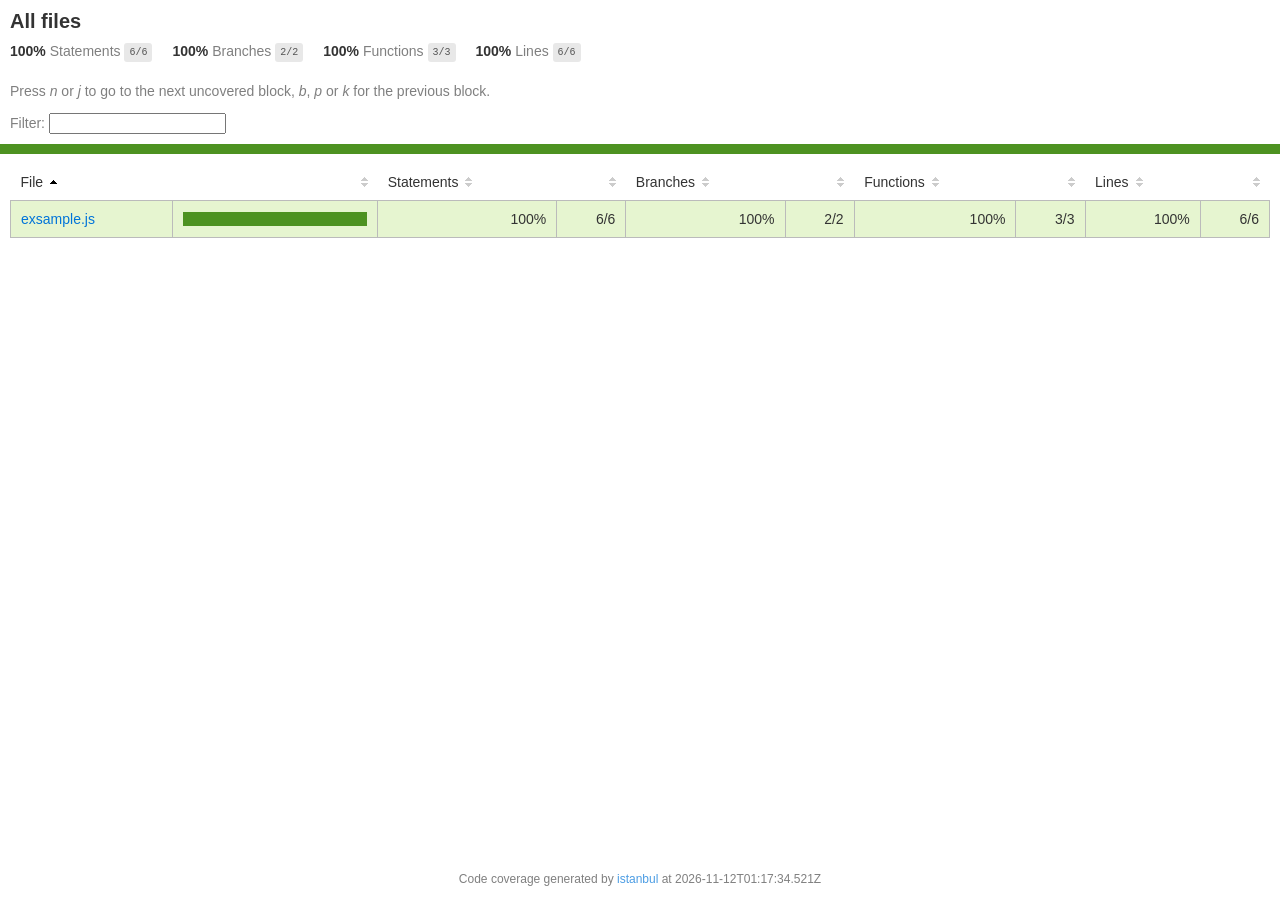
<file: coverage/lcov-report/index.html>
<!doctype html>
<html lang="en">

<head>
    <title>Code coverage report for All files</title>
    <meta charset="utf-8" />
    <link rel="stylesheet" href="prettify.css" />
    <link rel="stylesheet" href="base.css" />
    <link rel="shortcut icon" type="image/x-icon" href="favicon.png" />
    <meta name="viewport" content="width=device-width, initial-scale=1" />
    <style type='text/css'>
        .coverage-summary .sorter {
            background-image: url(sort-arrow-sprite.png);
        }
    </style>
</head>
    
<body>
<div class='wrapper'>
    <div class='pad1'>
        <h1>All files</h1>
        <div class='clearfix'>
            
            <div class='fl pad1y space-right2'>
                <span class="strong">100% </span>
                <span class="quiet">Statements</span>
                <span class='fraction'>6/6</span>
            </div>
        
            
            <div class='fl pad1y space-right2'>
                <span class="strong">100% </span>
                <span class="quiet">Branches</span>
                <span class='fraction'>2/2</span>
            </div>
        
            
            <div class='fl pad1y space-right2'>
                <span class="strong">100% </span>
                <span class="quiet">Functions</span>
                <span class='fraction'>3/3</span>
            </div>
        
            
            <div class='fl pad1y space-right2'>
                <span class="strong">100% </span>
                <span class="quiet">Lines</span>
                <span class='fraction'>6/6</span>
            </div>
        
            
        </div>
        <p class="quiet">
            Press <em>n</em> or <em>j</em> to go to the next uncovered block, <em>b</em>, <em>p</em> or <em>k</em> for the previous block.
        </p>
        <template id="filterTemplate">
            <div class="quiet">
                Filter:
                <input type="search" id="fileSearch">
            </div>
        </template>
    </div>
    <div class='status-line high'></div>
    <div class="pad1">
<table class="coverage-summary">
<thead>
<tr>
   <th data-col="file" data-fmt="html" data-html="true" class="file">File</th>
   <th data-col="pic" data-type="number" data-fmt="html" data-html="true" class="pic"></th>
   <th data-col="statements" data-type="number" data-fmt="pct" class="pct">Statements</th>
   <th data-col="statements_raw" data-type="number" data-fmt="html" class="abs"></th>
   <th data-col="branches" data-type="number" data-fmt="pct" class="pct">Branches</th>
   <th data-col="branches_raw" data-type="number" data-fmt="html" class="abs"></th>
   <th data-col="functions" data-type="number" data-fmt="pct" class="pct">Functions</th>
   <th data-col="functions_raw" data-type="number" data-fmt="html" class="abs"></th>
   <th data-col="lines" data-type="number" data-fmt="pct" class="pct">Lines</th>
   <th data-col="lines_raw" data-type="number" data-fmt="html" class="abs"></th>
</tr>
</thead>
<tbody><tr>
	<td class="file high" data-value="exsample.js"><a href="exsample.js.html">exsample.js</a></td>
	<td data-value="100" class="pic high">
	<div class="chart"><div class="cover-fill cover-full" style="width: 100%"></div><div class="cover-empty" style="width: 0%"></div></div>
	</td>
	<td data-value="100" class="pct high">100%</td>
	<td data-value="6" class="abs high">6/6</td>
	<td data-value="100" class="pct high">100%</td>
	<td data-value="2" class="abs high">2/2</td>
	<td data-value="100" class="pct high">100%</td>
	<td data-value="3" class="abs high">3/3</td>
	<td data-value="100" class="pct high">100%</td>
	<td data-value="6" class="abs high">6/6</td>
	</tr>

</tbody>
</table>
</div>
                <div class='push'></div><!-- for sticky footer -->
            </div><!-- /wrapper -->
            <div class='footer quiet pad2 space-top1 center small'>
                Code coverage generated by
                <a href="https://istanbul.js.org/" target="_blank" rel="noopener noreferrer">istanbul</a>
                at 2026-11-12T01:17:34.521Z
            </div>
        <script src="prettify.js"></script>
        <script>
            window.onload = function () {
                prettyPrint();
            };
        </script>
        <script src="sorter.js"></script>
        <script src="block-navigation.js"></script>
    </body>
</html>
</file>
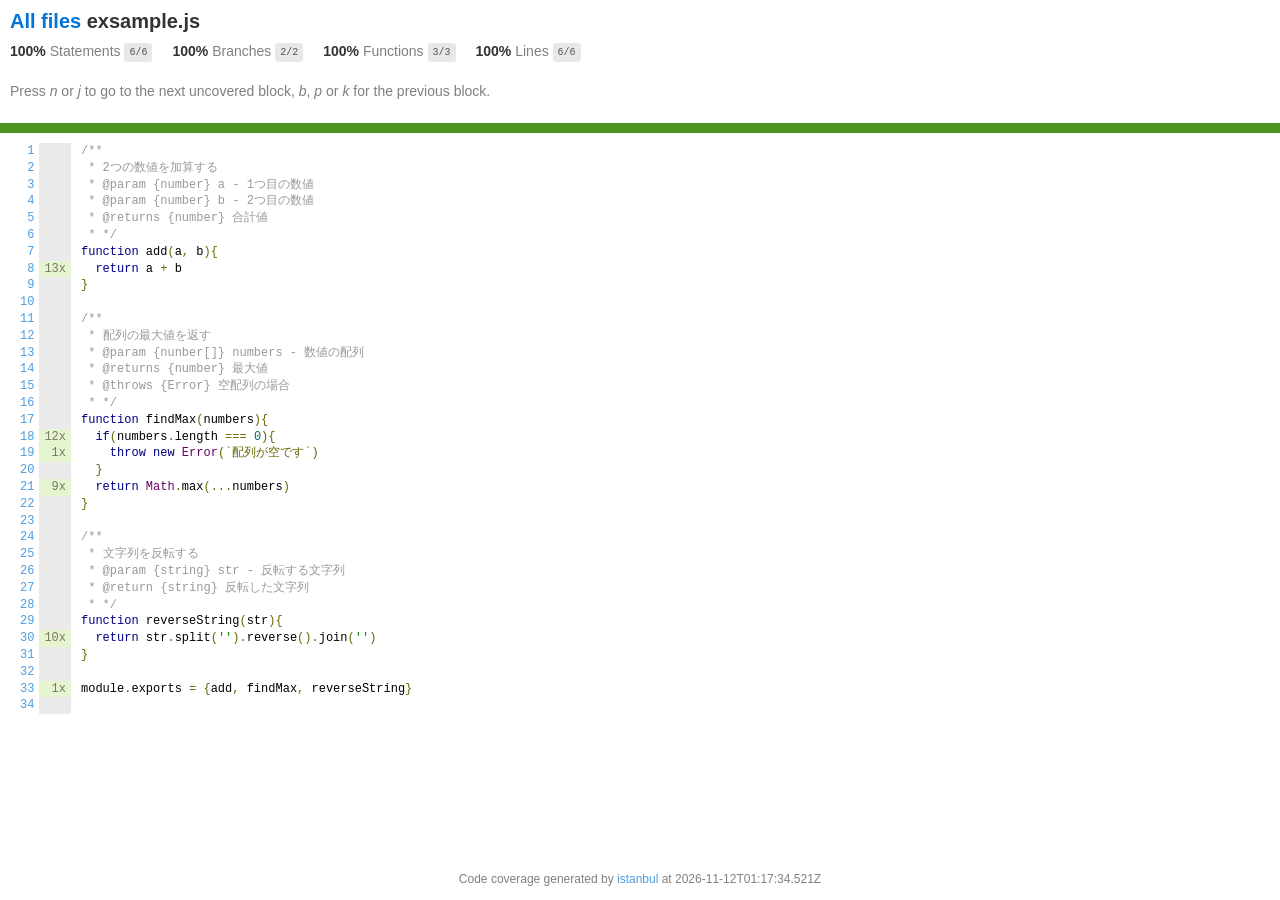
<file: coverage/lcov-report/exsample.js.html>
<!doctype html>
<html lang="en">

<head>
    <title>Code coverage report for exsample.js</title>
    <meta charset="utf-8" />
    <link rel="stylesheet" href="prettify.css" />
    <link rel="stylesheet" href="base.css" />
    <link rel="shortcut icon" type="image/x-icon" href="favicon.png" />
    <meta name="viewport" content="width=device-width, initial-scale=1" />
    <style type='text/css'>
        .coverage-summary .sorter {
            background-image: url(sort-arrow-sprite.png);
        }
    </style>
</head>
    
<body>
<div class='wrapper'>
    <div class='pad1'>
        <h1><a href="index.html">All files</a> exsample.js</h1>
        <div class='clearfix'>
            
            <div class='fl pad1y space-right2'>
                <span class="strong">100% </span>
                <span class="quiet">Statements</span>
                <span class='fraction'>6/6</span>
            </div>
        
            
            <div class='fl pad1y space-right2'>
                <span class="strong">100% </span>
                <span class="quiet">Branches</span>
                <span class='fraction'>2/2</span>
            </div>
        
            
            <div class='fl pad1y space-right2'>
                <span class="strong">100% </span>
                <span class="quiet">Functions</span>
                <span class='fraction'>3/3</span>
            </div>
        
            
            <div class='fl pad1y space-right2'>
                <span class="strong">100% </span>
                <span class="quiet">Lines</span>
                <span class='fraction'>6/6</span>
            </div>
        
            
        </div>
        <p class="quiet">
            Press <em>n</em> or <em>j</em> to go to the next uncovered block, <em>b</em>, <em>p</em> or <em>k</em> for the previous block.
        </p>
        <template id="filterTemplate">
            <div class="quiet">
                Filter:
                <input type="search" id="fileSearch">
            </div>
        </template>
    </div>
    <div class='status-line high'></div>
    <pre><table class="coverage">
<tr><td class="line-count quiet"><a name='L1'></a><a href='#L1'>1</a>
<a name='L2'></a><a href='#L2'>2</a>
<a name='L3'></a><a href='#L3'>3</a>
<a name='L4'></a><a href='#L4'>4</a>
<a name='L5'></a><a href='#L5'>5</a>
<a name='L6'></a><a href='#L6'>6</a>
<a name='L7'></a><a href='#L7'>7</a>
<a name='L8'></a><a href='#L8'>8</a>
<a name='L9'></a><a href='#L9'>9</a>
<a name='L10'></a><a href='#L10'>10</a>
<a name='L11'></a><a href='#L11'>11</a>
<a name='L12'></a><a href='#L12'>12</a>
<a name='L13'></a><a href='#L13'>13</a>
<a name='L14'></a><a href='#L14'>14</a>
<a name='L15'></a><a href='#L15'>15</a>
<a name='L16'></a><a href='#L16'>16</a>
<a name='L17'></a><a href='#L17'>17</a>
<a name='L18'></a><a href='#L18'>18</a>
<a name='L19'></a><a href='#L19'>19</a>
<a name='L20'></a><a href='#L20'>20</a>
<a name='L21'></a><a href='#L21'>21</a>
<a name='L22'></a><a href='#L22'>22</a>
<a name='L23'></a><a href='#L23'>23</a>
<a name='L24'></a><a href='#L24'>24</a>
<a name='L25'></a><a href='#L25'>25</a>
<a name='L26'></a><a href='#L26'>26</a>
<a name='L27'></a><a href='#L27'>27</a>
<a name='L28'></a><a href='#L28'>28</a>
<a name='L29'></a><a href='#L29'>29</a>
<a name='L30'></a><a href='#L30'>30</a>
<a name='L31'></a><a href='#L31'>31</a>
<a name='L32'></a><a href='#L32'>32</a>
<a name='L33'></a><a href='#L33'>33</a>
<a name='L34'></a><a href='#L34'>34</a></td><td class="line-coverage quiet"><span class="cline-any cline-neutral">&nbsp;</span>
<span class="cline-any cline-neutral">&nbsp;</span>
<span class="cline-any cline-neutral">&nbsp;</span>
<span class="cline-any cline-neutral">&nbsp;</span>
<span class="cline-any cline-neutral">&nbsp;</span>
<span class="cline-any cline-neutral">&nbsp;</span>
<span class="cline-any cline-neutral">&nbsp;</span>
<span class="cline-any cline-yes">13x</span>
<span class="cline-any cline-neutral">&nbsp;</span>
<span class="cline-any cline-neutral">&nbsp;</span>
<span class="cline-any cline-neutral">&nbsp;</span>
<span class="cline-any cline-neutral">&nbsp;</span>
<span class="cline-any cline-neutral">&nbsp;</span>
<span class="cline-any cline-neutral">&nbsp;</span>
<span class="cline-any cline-neutral">&nbsp;</span>
<span class="cline-any cline-neutral">&nbsp;</span>
<span class="cline-any cline-neutral">&nbsp;</span>
<span class="cline-any cline-yes">12x</span>
<span class="cline-any cline-yes">1x</span>
<span class="cline-any cline-neutral">&nbsp;</span>
<span class="cline-any cline-yes">9x</span>
<span class="cline-any cline-neutral">&nbsp;</span>
<span class="cline-any cline-neutral">&nbsp;</span>
<span class="cline-any cline-neutral">&nbsp;</span>
<span class="cline-any cline-neutral">&nbsp;</span>
<span class="cline-any cline-neutral">&nbsp;</span>
<span class="cline-any cline-neutral">&nbsp;</span>
<span class="cline-any cline-neutral">&nbsp;</span>
<span class="cline-any cline-neutral">&nbsp;</span>
<span class="cline-any cline-yes">10x</span>
<span class="cline-any cline-neutral">&nbsp;</span>
<span class="cline-any cline-neutral">&nbsp;</span>
<span class="cline-any cline-yes">1x</span>
<span class="cline-any cline-neutral">&nbsp;</span></td><td class="text"><pre class="prettyprint lang-js">/**
 * 2つの数値を加算する
 * @param {number} a - 1つ目の数値
 * @param {number} b - 2つ目の数値
 * @returns {number} 合計値
 * */
function add(a, b){
  return a + b
}
&nbsp;
/**
 * 配列の最大値を返す
 * @param {nunber[]} numbers - 数値の配列
 * @returns {number} 最大値
 * @throws {Error} 空配列の場合
 * */
function findMax(numbers){
  if(numbers.length === 0){
    throw new Error(`配列が空です`)
  }
  return Math.max(...numbers)
}
&nbsp;
/**
 * 文字列を反転する
 * @param {string} str - 反転する文字列
 * @return {string} 反転した文字列
 * */
function reverseString(str){
  return str.split('').reverse().join('')
}
&nbsp;
module.exports = {add, findMax, reverseString}
&nbsp;</pre></td></tr></table></pre>

                <div class='push'></div><!-- for sticky footer -->
            </div><!-- /wrapper -->
            <div class='footer quiet pad2 space-top1 center small'>
                Code coverage generated by
                <a href="https://istanbul.js.org/" target="_blank" rel="noopener noreferrer">istanbul</a>
                at 2026-11-12T01:17:34.521Z
            </div>
        <script src="prettify.js"></script>
        <script>
            window.onload = function () {
                prettyPrint();
            };
        </script>
        <script src="sorter.js"></script>
        <script src="block-navigation.js"></script>
    </body>
</html>
</file>
<file: coverage/lcov-report/prettify.css>
.pln{color:#000}@media screen{.str{color:#080}.kwd{color:#008}.com{color:#800}.typ{color:#606}.lit{color:#066}.pun,.opn,.clo{color:#660}.tag{color:#008}.atn{color:#606}.atv{color:#080}.dec,.var{color:#606}.fun{color:red}}@media print,projection{.str{color:#060}.kwd{color:#006;font-weight:bold}.com{color:#600;font-style:italic}.typ{color:#404;font-weight:bold}.lit{color:#044}.pun,.opn,.clo{color:#440}.tag{color:#006;font-weight:bold}.atn{color:#404}.atv{color:#060}}pre.prettyprint{padding:2px;border:1px solid #888}ol.linenums{margin-top:0;margin-bottom:0}li.L0,li.L1,li.L2,li.L3,li.L5,li.L6,li.L7,li.L8{list-style-type:none}li.L1,li.L3,li.L5,li.L7,li.L9{background:#eee}
</file>
<file: coverage/lcov-report/base.css>
body, html {
  margin:0; padding: 0;
  height: 100%;
}
body {
    font-family: Helvetica Neue, Helvetica, Arial;
    font-size: 14px;
    color:#333;
}
.small { font-size: 12px; }
*, *:after, *:before {
  -webkit-box-sizing:border-box;
     -moz-box-sizing:border-box;
          box-sizing:border-box;
  }
h1 { font-size: 20px; margin: 0;}
h2 { font-size: 14px; }
pre {
    font: 12px/1.4 Consolas, "Liberation Mono", Menlo, Courier, monospace;
    margin: 0;
    padding: 0;
    -moz-tab-size: 2;
    -o-tab-size:  2;
    tab-size: 2;
}
a { color:#0074D9; text-decoration:none; }
a:hover { text-decoration:underline; }
.strong { font-weight: bold; }
.space-top1 { padding: 10px 0 0 0; }
.pad2y { padding: 20px 0; }
.pad1y { padding: 10px 0; }
.pad2x { padding: 0 20px; }
.pad2 { padding: 20px; }
.pad1 { padding: 10px; }
.space-left2 { padding-left:55px; }
.space-right2 { padding-right:20px; }
.center { text-align:center; }
.clearfix { display:block; }
.clearfix:after {
  content:'';
  display:block;
  height:0;
  clear:both;
  visibility:hidden;
  }
.fl { float: left; }
@media only screen and (max-width:640px) {
  .col3 { width:100%; max-width:100%; }
  .hide-mobile { display:none!important; }
}

.quiet {
  color: #7f7f7f;
  color: rgba(0,0,0,0.5);
}
.quiet a { opacity: 0.7; }

.fraction {
  font-family: Consolas, 'Liberation Mono', Menlo, Courier, monospace;
  font-size: 10px;
  color: #555;
  background: #E8E8E8;
  padding: 4px 5px;
  border-radius: 3px;
  vertical-align: middle;
}

div.path a:link, div.path a:visited { color: #333; }
table.coverage {
  border-collapse: collapse;
  margin: 10px 0 0 0;
  padding: 0;
}

table.coverage td {
  margin: 0;
  padding: 0;
  vertical-align: top;
}
table.coverage td.line-count {
    text-align: right;
    padding: 0 5px 0 20px;
}
table.coverage td.line-coverage {
    text-align: right;
    padding-right: 10px;
    min-width:20px;
}

table.coverage td span.cline-any {
    display: inline-block;
    padding: 0 5px;
    width: 100%;
}
.missing-if-branch {
    display: inline-block;
    margin-right: 5px;
    border-radius: 3px;
    position: relative;
    padding: 0 4px;
    background: #333;
    color: yellow;
}

.skip-if-branch {
    display: none;
    margin-right: 10px;
    position: relative;
    padding: 0 4px;
    background: #ccc;
    color: white;
}
.missing-if-branch .typ, .skip-if-branch .typ {
    color: inherit !important;
}
.coverage-summary {
  border-collapse: collapse;
  width: 100%;
}
.coverage-summary tr { border-bottom: 1px solid #bbb; }
.keyline-all { border: 1px solid #ddd; }
.coverage-summary td, .coverage-summary th { padding: 10px; }
.coverage-summary tbody { border: 1px solid #bbb; }
.coverage-summary td { border-right: 1px solid #bbb; }
.coverage-summary td:last-child { border-right: none; }
.coverage-summary th {
  text-align: left;
  font-weight: normal;
  white-space: nowrap;
}
.coverage-summary th.file { border-right: none !important; }
.coverage-summary th.pct { }
.coverage-summary th.pic,
.coverage-summary th.abs,
.coverage-summary td.pct,
.coverage-summary td.abs { text-align: right; }
.coverage-summary td.file { white-space: nowrap;  }
.coverage-summary td.pic { min-width: 120px !important;  }
.coverage-summary tfoot td { }

.coverage-summary .sorter {
    height: 10px;
    width: 7px;
    display: inline-block;
    margin-left: 0.5em;
    background: url(sort-arrow-sprite.png) no-repeat scroll 0 0 transparent;
}
.coverage-summary .sorted .sorter {
    background-position: 0 -20px;
}
.coverage-summary .sorted-desc .sorter {
    background-position: 0 -10px;
}
.status-line {  height: 10px; }
/* yellow */
.cbranch-no { background: yellow !important; color: #111; }
/* dark red */
.red.solid, .status-line.low, .low .cover-fill { background:#C21F39 }
.low .chart { border:1px solid #C21F39 }
.highlighted,
.highlighted .cstat-no, .highlighted .fstat-no, .highlighted .cbranch-no{
  background: #C21F39 !important;
}
/* medium red */
.cstat-no, .fstat-no, .cbranch-no, .cbranch-no { background:#F6C6CE }
/* light red */
.low, .cline-no { background:#FCE1E5 }
/* light green */
.high, .cline-yes { background:rgb(230,245,208) }
/* medium green */
.cstat-yes { background:rgb(161,215,106) }
/* dark green */
.status-line.high, .high .cover-fill { background:rgb(77,146,33) }
.high .chart { border:1px solid rgb(77,146,33) }
/* dark yellow (gold) */
.status-line.medium, .medium .cover-fill { background: #f9cd0b; }
.medium .chart { border:1px solid #f9cd0b; }
/* light yellow */
.medium { background: #fff4c2; }

.cstat-skip { background: #ddd; color: #111; }
.fstat-skip { background: #ddd; color: #111 !important; }
.cbranch-skip { background: #ddd !important; color: #111; }

span.cline-neutral { background: #eaeaea; }

.coverage-summary td.empty {
    opacity: .5;
    padding-top: 4px;
    padding-bottom: 4px;
    line-height: 1;
    color: #888;
}

.cover-fill, .cover-empty {
  display:inline-block;
  height: 12px;
}
.chart {
  line-height: 0;
}
.cover-empty {
    background: white;
}
.cover-full {
    border-right: none !important;
}
pre.prettyprint {
    border: none !important;
    padding: 0 !important;
    margin: 0 !important;
}
.com { color: #999 !important; }
.ignore-none { color: #999; font-weight: normal; }

.wrapper {
  min-height: 100%;
  height: auto !important;
  height: 100%;
  margin: 0 auto -48px;
}
.footer, .push {
  height: 48px;
}
</file>
